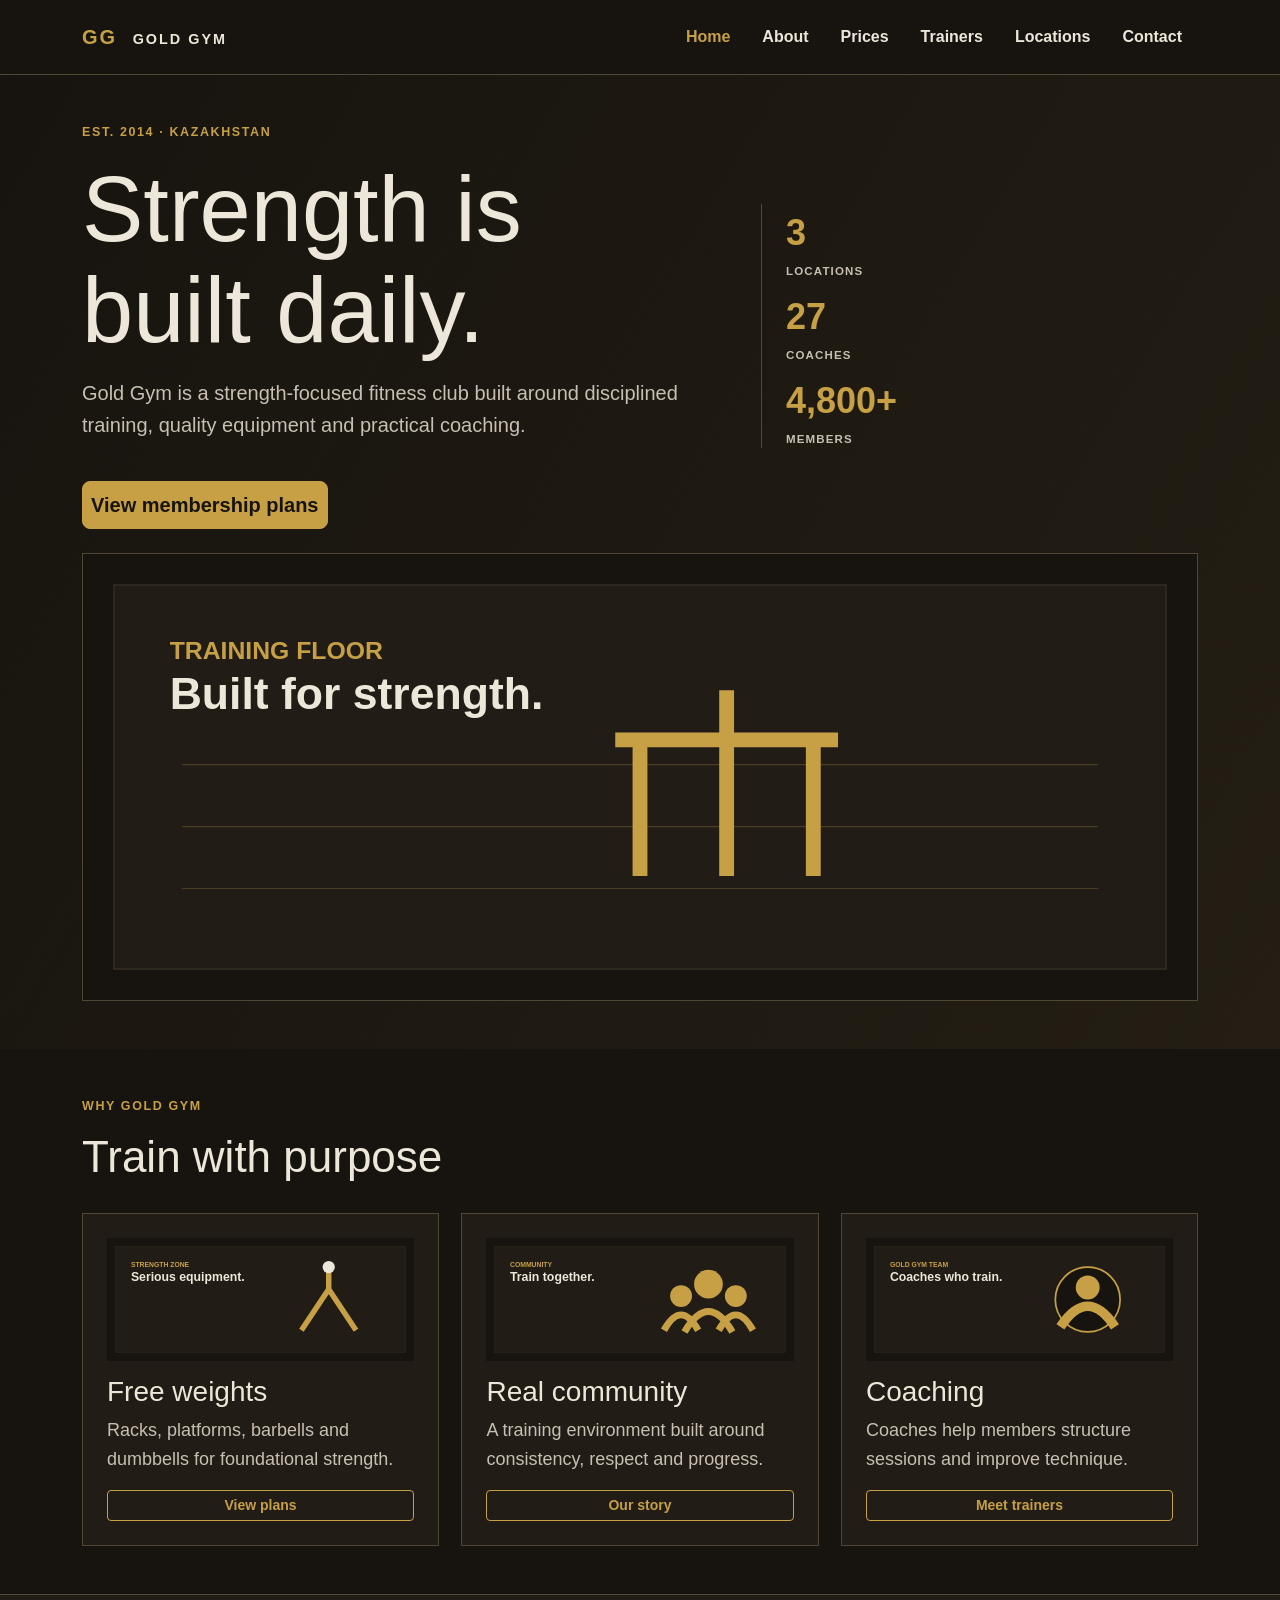
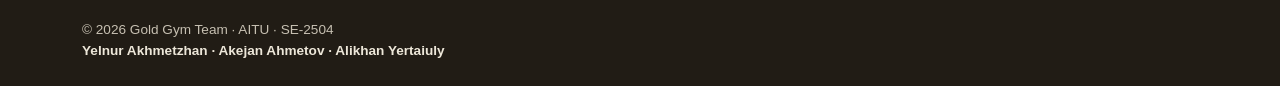
<file: index.html>
<!doctype html>
<html lang="en">
  <head>
    <!-- Team: Yelnur Akhmetzhan, Akejan Ahmetov, Alikhan Yertaiuly | SE-2504 -->
    <meta charset="UTF-8" />
    <meta name="viewport" content="width=device-width, initial-scale=1" />
    <meta name="description" content="Gold Gym student project" />
    <title>Home | Gold Gym</title>
    <link
      href="https://cdn.jsdelivr.net/npm/bootstrap@5.3.3/dist/css/bootstrap.min.css"
      rel="stylesheet"
      integrity="sha384-QWTKZyjpPEjISv5WaRU9OFeRpok6YctnYmDr5pNlyT2bRjXh0JMhjY6hW+ALEwIH"
      crossorigin="anonymous"
    />
    <link rel="stylesheet" href="css/styles.css" />
  </head>
  <body>
    <header class="site-header sticky-top">
      <nav class="navbar navbar-expand-lg navbar-dark bg-dark py-3" aria-label="Primary navigation">
        <div class="container">
          <a class="navbar-brand logo" href="index.html">GG <span class="ms-2">GOLD GYM</span></a>
          <button
            class="navbar-toggler"
            type="button"
            data-bs-toggle="collapse"
            data-bs-target="#main-nav"
            aria-controls="main-nav"
            aria-expanded="false"
            aria-label="Toggle navigation"
          >
            <span class="navbar-toggler-icon"></span>
          </button>
          <div class="collapse navbar-collapse" id="main-nav">
            <ul class="navbar-nav ms-auto">
              <li class="nav-item">
                <a class="nav-link fw-bold px-lg-3 active" aria-current="page" href="index.html">Home</a>
              </li>
              <li class="nav-item"><a class="nav-link fw-bold px-lg-3" href="about.html">About</a></li>
              <li class="nav-item"><a class="nav-link fw-bold px-lg-3" href="prices.html">Prices</a></li>
              <li class="nav-item"><a class="nav-link fw-bold px-lg-3" href="trainers.html">Trainers</a></li>
              <li class="nav-item">
                <a class="nav-link fw-bold px-lg-3" href="locations.html">Locations</a>
              </li>
              <li class="nav-item"><a class="nav-link fw-bold px-lg-3" href="contact.html">Contact</a></li>
            </ul>
          </div>
        </div>
      </nav>
    </header>
    <main>
      <section class="hero pt-5 pb-4 pb-lg-5">
        <div class="container">
          <div class="row align-items-center g-4 g-sm-5">
            <div class="col-md-8 col-lg-7">
              <p class="eyebrow">EST. 2014 · KAZAKHSTAN</p>
              <h1 class="mt-2 mb-3">Strength is<br />built daily.</h1>
              <p class="lead">
                Gold Gym is a strength-focused fitness club built around disciplined training, quality
                equipment and practical coaching.
              </p>
              <a class="btn btn-warning btn-lg mt-lg-4 px-sm-2" href="prices.html">View membership plans</a>
            </div>
            <div class="col-md-4 col-lg-5">
              <div class="stats ps-lg-4 pt-3 pt-lg-0">
                <b class="my-2">3<em>locations</em></b
                ><b class="my-2">27<em>coaches</em></b
                ><b class="my-2">4,800+<em>members</em></b>
              </div>
            </div>
          </div>
          <img class="wide mt-4" src="images/gym-floor.svg" alt="Gold Gym training floor illustration" />
        </div>
      </section>
      <section class="container py-5">
        <p class="eyebrow">WHY GOLD GYM</p>
        <h2>Train with purpose</h2>
        <div class="responsive-card-group">
          <article>
            <img src="images/strength.svg" alt="Strength equipment illustration" />
            <h3>Free weights</h3>
            <p>Racks, platforms, barbells and dumbbells for foundational strength.</p>
            <a class="btn btn-outline-warning btn-sm mt-auto" href="prices.html">View plans</a>
          </article>
          <article>
            <img src="images/community.svg" alt="Gym community illustration" />
            <h3>Real community</h3>
            <p>A training environment built around consistency, respect and progress.</p>
            <a class="btn btn-outline-warning btn-sm mt-auto" href="about.html">Our story</a>
          </article>
          <article>
            <img src="images/team.svg" alt="Gold Gym team illustration" />
            <h3>Coaching</h3>
            <p>Coaches help members structure sessions and improve technique.</p>
            <a class="btn btn-outline-warning btn-sm mt-auto" href="trainers.html">Meet trainers</a>
          </article>
        </div>
      </section>
    </main>
    <footer class="py-4">
      <div class="container">
        © 2026 Gold Gym Team · AITU · SE-2504<br /><strong
          >Yelnur Akhmetzhan · Akejan Ahmetov · Alikhan Yertaiuly</strong
        >
      </div>
    </footer>
    <script
      src="https://cdn.jsdelivr.net/npm/bootstrap@5.3.3/dist/js/bootstrap.bundle.min.js"
      integrity="sha384-YvpcrYf0tY3lHB60NNkmXc5s9fDVZLESaAA55NDzOxhy9GkcIdslK1eN7N6jIeHz"
      crossorigin="anonymous"
    ></script>
  </body>
</html>
</file>
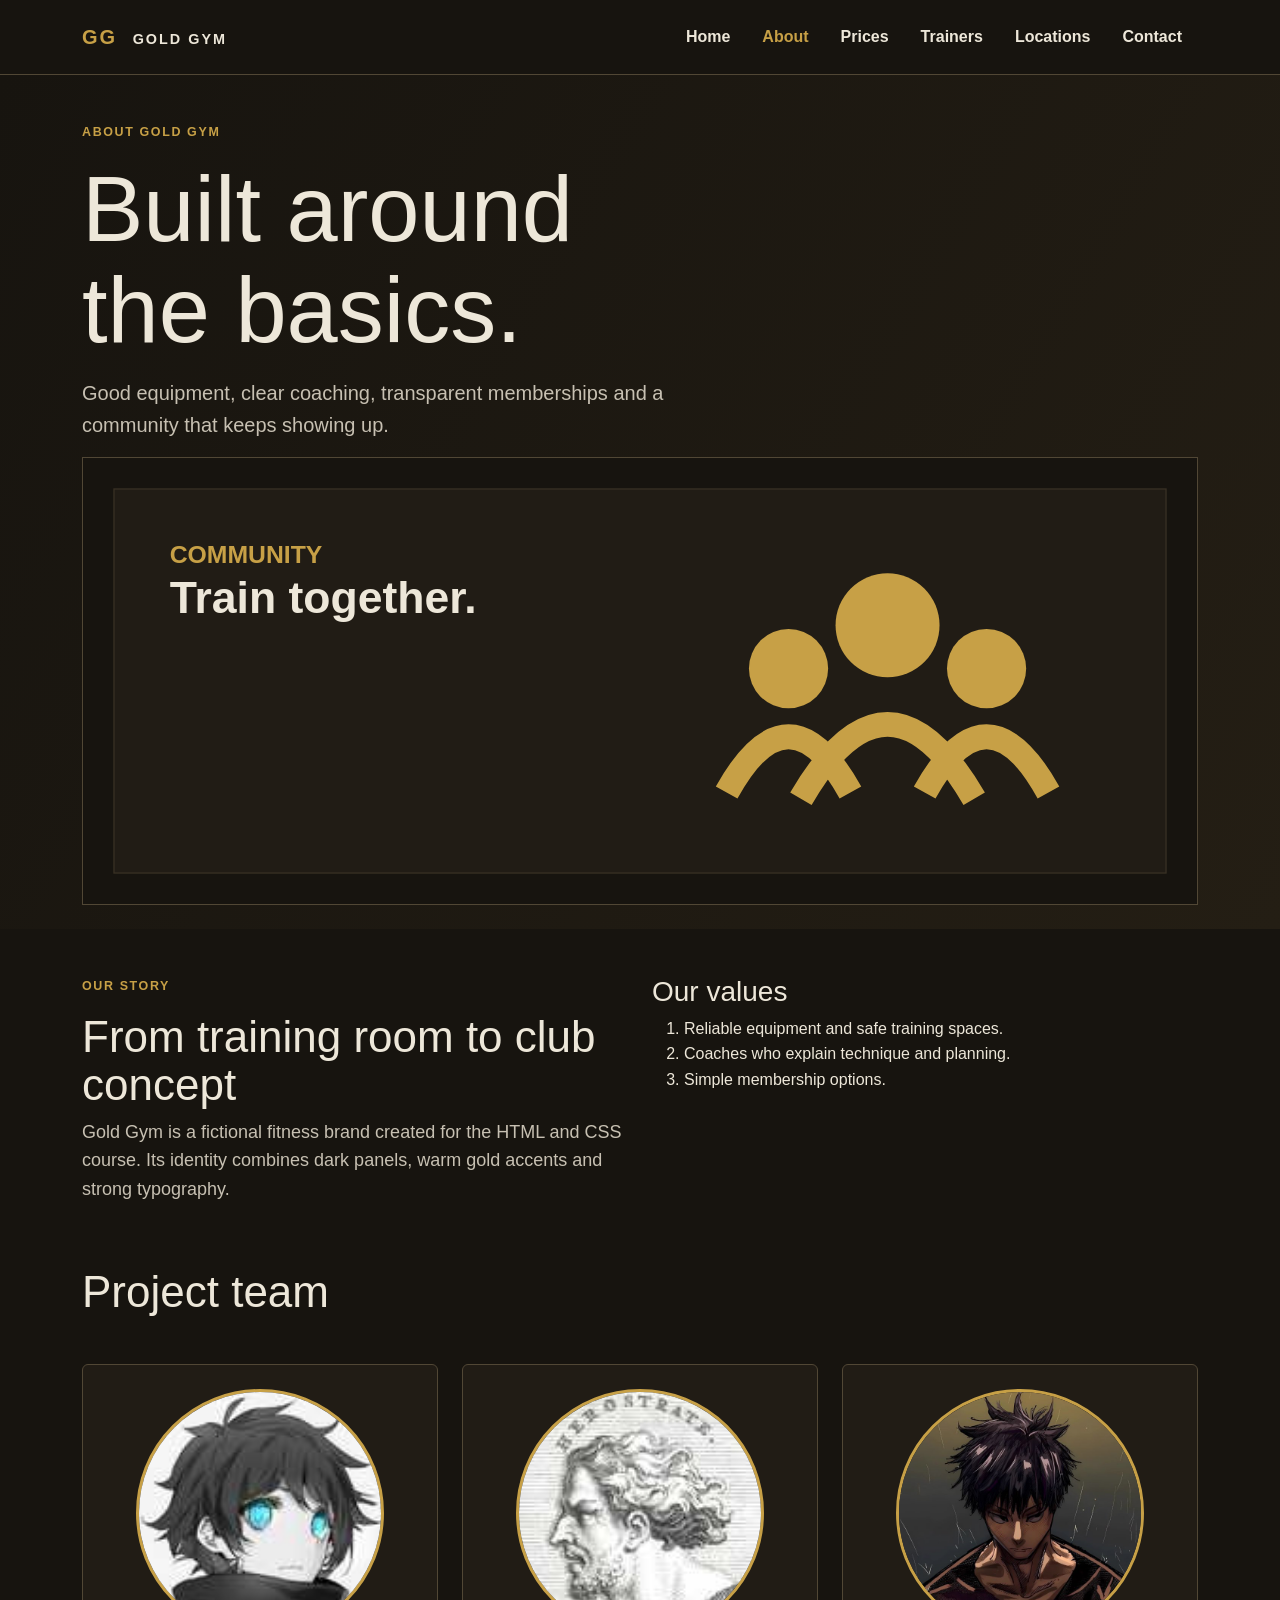
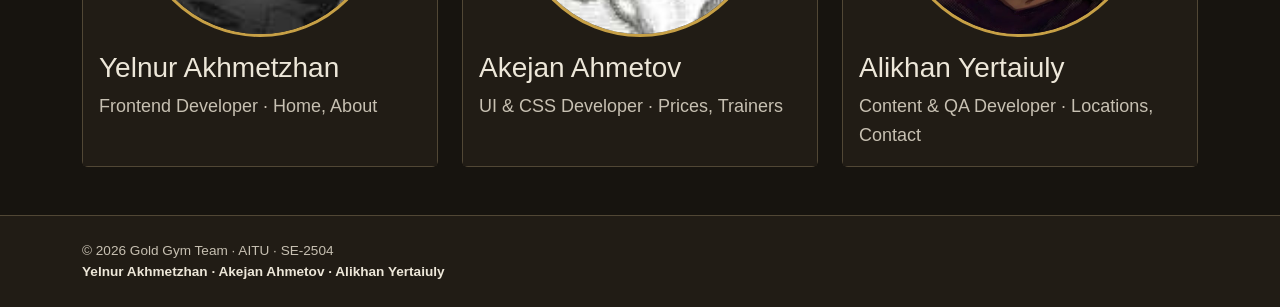
<file: about.html>
<!doctype html>
<html lang="en">
  <head>
    <!-- Team: Yelnur Akhmetzhan, Akejan Ahmetov, Alikhan Yertaiuly | SE-2504 -->
    <meta charset="UTF-8" />
    <meta name="viewport" content="width=device-width, initial-scale=1" />
    <meta name="description" content="Gold Gym student project" />
    <title>About | Gold Gym</title>
    <link
      href="https://cdn.jsdelivr.net/npm/bootstrap@5.3.3/dist/css/bootstrap.min.css"
      rel="stylesheet"
      integrity="sha384-QWTKZyjpPEjISv5WaRU9OFeRpok6YctnYmDr5pNlyT2bRjXh0JMhjY6hW+ALEwIH"
      crossorigin="anonymous"
    />
    <link rel="stylesheet" href="css/styles.css" />
  </head>
  <body>
    <header class="site-header sticky-top">
      <nav class="navbar navbar-expand-lg navbar-dark bg-dark py-3" aria-label="Primary navigation">
        <div class="container">
          <a class="navbar-brand logo" href="index.html">GG <span class="ms-2">GOLD GYM</span></a>
          <button
            class="navbar-toggler"
            type="button"
            data-bs-toggle="collapse"
            data-bs-target="#main-nav"
            aria-controls="main-nav"
            aria-expanded="false"
            aria-label="Toggle navigation"
          >
            <span class="navbar-toggler-icon"></span>
          </button>
          <div class="collapse navbar-collapse" id="main-nav">
            <ul class="navbar-nav ms-auto">
              <li class="nav-item"><a class="nav-link fw-bold px-lg-3" href="index.html">Home</a></li>
              <li class="nav-item">
                <a class="nav-link fw-bold px-lg-3 active" aria-current="page" href="about.html">About</a>
              </li>
              <li class="nav-item"><a class="nav-link fw-bold px-lg-3" href="prices.html">Prices</a></li>
              <li class="nav-item"><a class="nav-link fw-bold px-lg-3" href="trainers.html">Trainers</a></li>
              <li class="nav-item">
                <a class="nav-link fw-bold px-lg-3" href="locations.html">Locations</a>
              </li>
              <li class="nav-item"><a class="nav-link fw-bold px-lg-3" href="contact.html">Contact</a></li>
            </ul>
          </div>
        </div>
      </nav>
    </header>
    <main>
      <section class="hero pt-5 pb-4">
        <div class="container">
          <p class="eyebrow">ABOUT GOLD GYM</p>
          <h1 class="mt-2 mb-3">Built around<br />the basics.</h1>
          <p class="lead">
            Good equipment, clear coaching, transparent memberships and a community that keeps showing up.
          </p>
          <img class="wide" src="images/community.svg" alt="Gold Gym community illustration" />
        </div>
      </section>
      <section class="container py-5">
        <div class="row g-4 align-items-start">
          <div class="col-md-6 col-lg-6">
            <p class="eyebrow">OUR STORY</p>
            <h2>From training room to club concept</h2>
            <p>
              Gold Gym is a fictional fitness brand created for the HTML and CSS course. Its identity combines
              dark panels, warm gold accents and strong typography.
            </p>
          </div>
          <div class="col-md-6 col-lg-6">
            <h3>Our values</h3>
            <ol>
              <li>Reliable equipment and safe training spaces.</li>
              <li>Coaches who explain technique and planning.</li>
              <li>Simple membership options.</li>
            </ol>
          </div>
        </div>
        <h2 class="mt-5">Project team</h2>
        <div class="row row-cols-1 row-cols-md-3 g-4 mt-lg-4">
          <div class="col">
            <article class="card gym-card h-100">
              <img src="images/yelnur.jpg" class="card-img-top round mt-4 mx-auto" alt="Yelnur Akhmetzhan" />
              <div class="card-body">
                <h3 class="card-title">Yelnur Akhmetzhan</h3>
                <p class="card-text">Frontend Developer · Home, About</p>
              </div>
            </article>
          </div>
          <div class="col">
            <article class="card gym-card h-100">
              <img src="images/akejan.jpg" class="card-img-top round mt-4 mx-auto" alt="Akejan Ahmetov" />
              <div class="card-body">
                <h3 class="card-title">Akejan Ahmetov</h3>
                <p class="card-text">UI & CSS Developer · Prices, Trainers</p>
              </div>
            </article>
          </div>
          <div class="col">
            <article class="card gym-card h-100">
              <img src="images/alikhan.jpg" class="card-img-top round mt-4 mx-auto" alt="Alikhan Yertaiuly" />
              <div class="card-body">
                <h3 class="card-title">Alikhan Yertaiuly</h3>
                <p class="card-text">Content & QA Developer · Locations, Contact</p>
              </div>
            </article>
          </div>
        </div>
      </section>
    </main>
    <footer class="py-4">
      <div class="container">
        © 2026 Gold Gym Team · AITU · SE-2504<br /><strong
          >Yelnur Akhmetzhan · Akejan Ahmetov · Alikhan Yertaiuly</strong
        >
      </div>
    </footer>
    <script
      src="https://cdn.jsdelivr.net/npm/bootstrap@5.3.3/dist/js/bootstrap.bundle.min.js"
      integrity="sha384-YvpcrYf0tY3lHB60NNkmXc5s9fDVZLESaAA55NDzOxhy9GkcIdslK1eN7N6jIeHz"
      crossorigin="anonymous"
    ></script>
  </body>
</html>
</file>
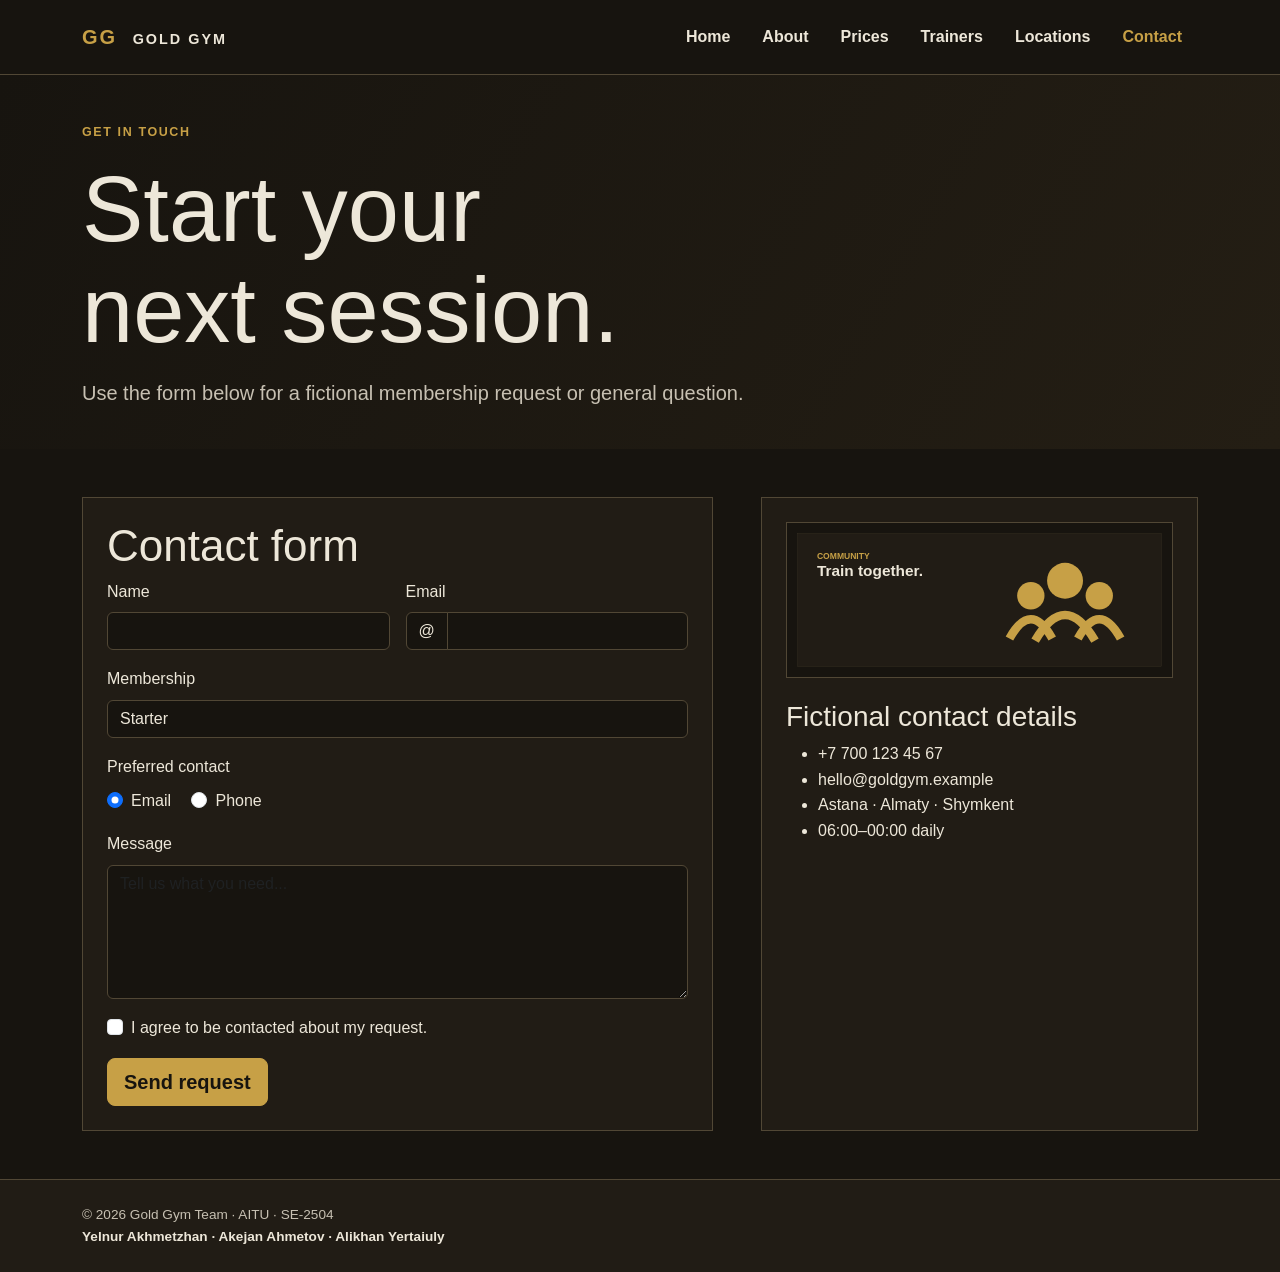
<file: contact.html>
<!doctype html>
<html lang="en">
  <head>
    <!-- Team: Yelnur Akhmetzhan, Akejan Ahmetov, Alikhan Yertaiuly | SE-2504 -->
    <meta charset="UTF-8" />
    <meta name="viewport" content="width=device-width, initial-scale=1" />
    <meta name="description" content="Gold Gym student project" />
    <title>Contact | Gold Gym</title>
    <link
      href="https://cdn.jsdelivr.net/npm/bootstrap@5.3.3/dist/css/bootstrap.min.css"
      rel="stylesheet"
      integrity="sha384-QWTKZyjpPEjISv5WaRU9OFeRpok6YctnYmDr5pNlyT2bRjXh0JMhjY6hW+ALEwIH"
      crossorigin="anonymous"
    />
    <link rel="stylesheet" href="css/styles.css" />
  </head>
  <body>
    <header class="site-header sticky-top">
      <nav class="navbar navbar-expand-lg navbar-dark bg-dark py-3" aria-label="Primary navigation">
        <div class="container">
          <a class="navbar-brand logo" href="index.html">GG <span class="ms-2">GOLD GYM</span></a>
          <button
            class="navbar-toggler"
            type="button"
            data-bs-toggle="collapse"
            data-bs-target="#main-nav"
            aria-controls="main-nav"
            aria-expanded="false"
            aria-label="Toggle navigation"
          >
            <span class="navbar-toggler-icon"></span>
          </button>
          <div class="collapse navbar-collapse" id="main-nav">
            <ul class="navbar-nav ms-auto">
              <li class="nav-item"><a class="nav-link fw-bold px-lg-3" href="index.html">Home</a></li>
              <li class="nav-item"><a class="nav-link fw-bold px-lg-3" href="about.html">About</a></li>
              <li class="nav-item"><a class="nav-link fw-bold px-lg-3" href="prices.html">Prices</a></li>
              <li class="nav-item"><a class="nav-link fw-bold px-lg-3" href="trainers.html">Trainers</a></li>
              <li class="nav-item">
                <a class="nav-link fw-bold px-lg-3" href="locations.html">Locations</a>
              </li>
              <li class="nav-item">
                <a class="nav-link fw-bold px-lg-3 active" aria-current="page" href="contact.html">Contact</a>
              </li>
            </ul>
          </div>
        </div>
      </nav>
    </header>
    <main>
      <section class="hero pt-5 pb-4">
        <div class="container">
          <p class="eyebrow">GET IN TOUCH</p>
          <h1 class="mt-2 mb-3">Start your<br />next session.</h1>
          <p class="lead">Use the form below for a fictional membership request or general question.</p>
        </div>
      </section>
      <section class="container py-5">
        <div class="row g-4 g-sm-5">
          <div class="col-md-7 col-lg-7">
            <form class="contact-form p-4" action="#" method="post">
              <h2>Contact form</h2>
              <div class="row g-3">
                <div class="col-md-6">
                  <label class="form-label" for="name">Name</label
                  ><input class="form-control" id="name" name="name" type="text" required />
                </div>
                <div class="col-md-6">
                  <label class="form-label" for="email">Email</label>
                  <div class="input-group">
                    <span class="input-group-text">@</span
                    ><input class="form-control" id="email" name="email" type="email" required />
                  </div>
                </div>
                <div class="col-12">
                  <label class="form-label" for="plan">Membership</label
                  ><select class="form-select" id="plan" name="plan">
                    <option>Starter</option>
                    <option>Standard</option>
                    <option>Performance</option>
                  </select>
                </div>
                <fieldset class="col-12">
                  <legend class="fs-6">Preferred contact</legend>
                  <div class="form-check form-check-inline">
                    <input
                      class="form-check-input"
                      type="radio"
                      name="contact"
                      id="email-contact"
                      value="email"
                      checked
                    /><label class="form-check-label" for="email-contact">Email</label>
                  </div>
                  <div class="form-check form-check-inline">
                    <input
                      class="form-check-input"
                      type="radio"
                      name="contact"
                      id="phone-contact"
                      value="phone"
                    /><label class="form-check-label" for="phone-contact">Phone</label>
                  </div>
                </fieldset>
                <div class="col-12">
                  <label class="form-label" for="message">Message</label
                  ><textarea
                    class="form-control"
                    id="message"
                    name="message"
                    rows="5"
                    placeholder="Tell us what you need..."
                  ></textarea>
                </div>
                <div class="col-12">
                  <div class="form-check">
                    <input
                      class="form-check-input"
                      type="checkbox"
                      id="consent"
                      name="consent"
                      required
                    /><label class="form-check-label" for="consent"
                      >I agree to be contacted about my request.</label
                    >
                  </div>
                </div>
                <div class="col-12">
                  <button class="btn btn-warning btn-lg" type="submit">Send request</button>
                </div>
              </div>
            </form>
          </div>
          <aside class="col-md-5 col-lg-5">
            <div class="location-panel p-4 h-100">
              <img class="wide mt-0" src="images/community.svg" alt="Gold Gym contact illustration" />
              <h2 class="h3 mt-4">Fictional contact details</h2>
              <ul>
                <li>+7 700 123 45 67</li>
                <li>hello@goldgym.example</li>
                <li>Astana · Almaty · Shymkent</li>
                <li>06:00–00:00 daily</li>
              </ul>
            </div>
          </aside>
        </div>
      </section>
    </main>
    <footer class="py-4">
      <div class="container">
        © 2026 Gold Gym Team · AITU · SE-2504<br /><strong
          >Yelnur Akhmetzhan · Akejan Ahmetov · Alikhan Yertaiuly</strong
        >
      </div>
    </footer>
    <script
      src="https://cdn.jsdelivr.net/npm/bootstrap@5.3.3/dist/js/bootstrap.bundle.min.js"
      integrity="sha384-YvpcrYf0tY3lHB60NNkmXc5s9fDVZLESaAA55NDzOxhy9GkcIdslK1eN7N6jIeHz"
      crossorigin="anonymous"
    ></script>
  </body>
</html>
</file>
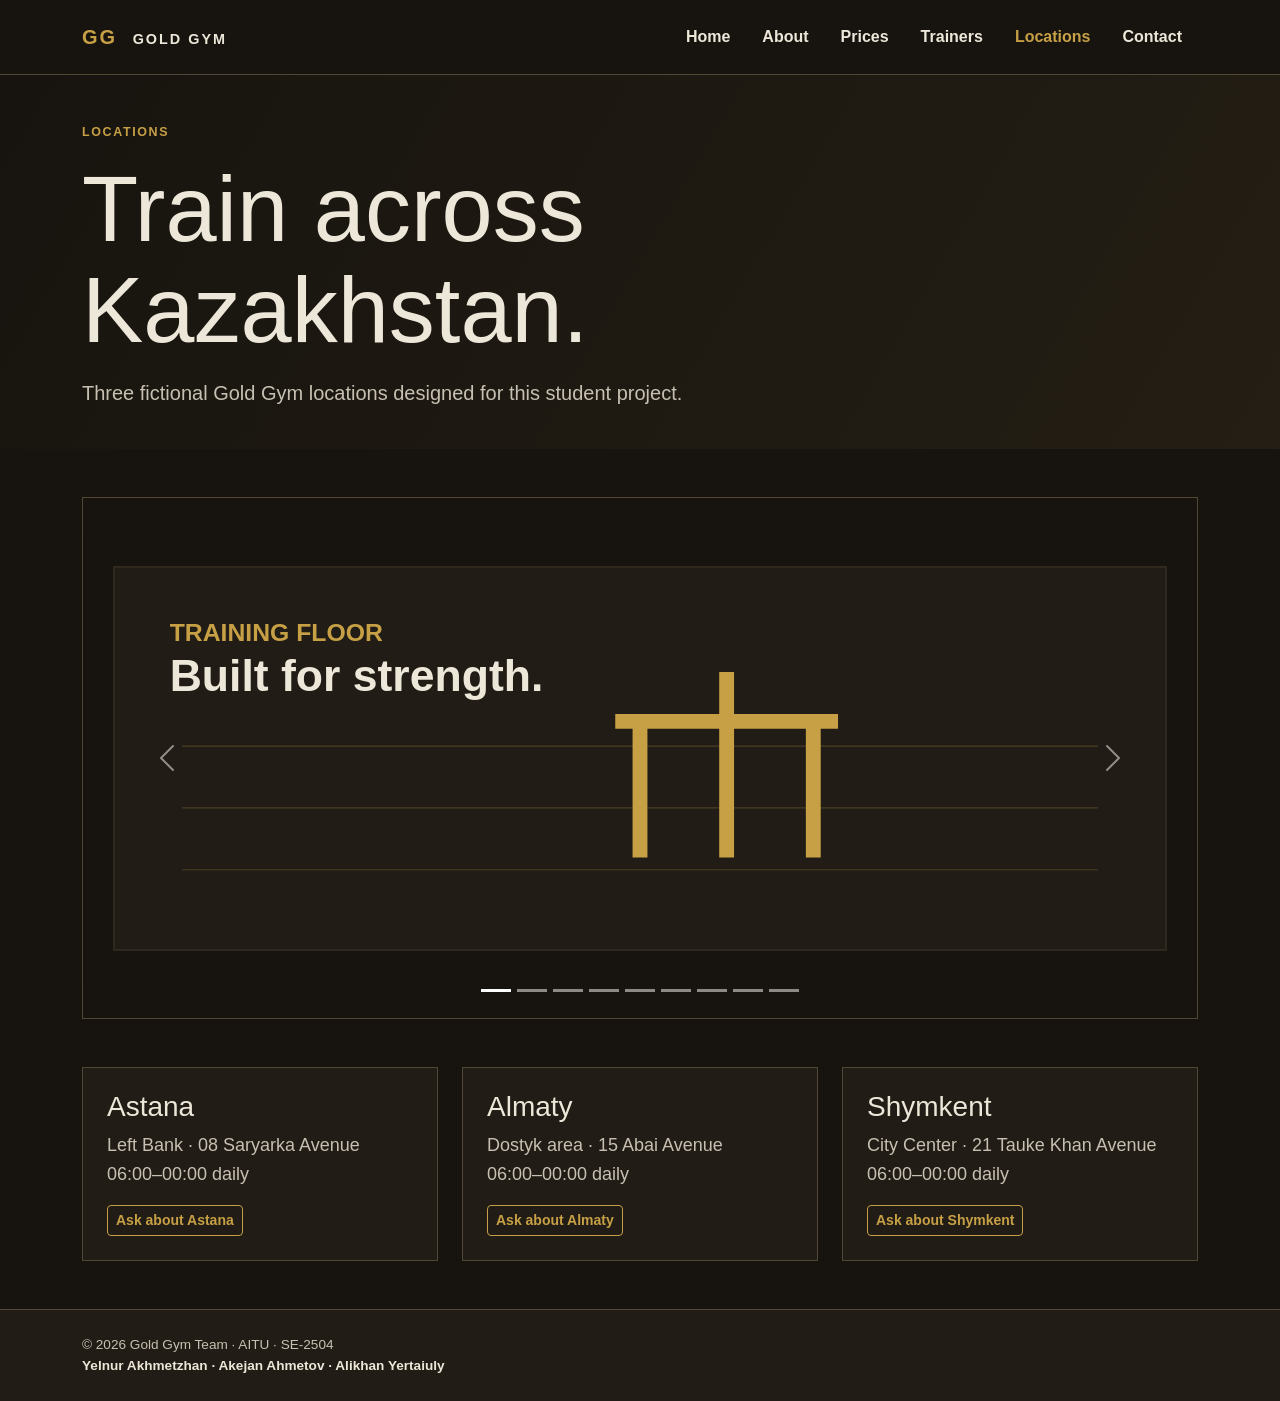
<file: locations.html>
<!doctype html>
<html lang="en">
  <head>
    <!-- Team: Yelnur Akhmetzhan, Akejan Ahmetov, Alikhan Yertaiuly | SE-2504 -->
    <meta charset="UTF-8" />
    <meta name="viewport" content="width=device-width, initial-scale=1" />
    <meta name="description" content="Gold Gym student project" />
    <title>Locations | Gold Gym</title>
    <link
      href="https://cdn.jsdelivr.net/npm/bootstrap@5.3.3/dist/css/bootstrap.min.css"
      rel="stylesheet"
      integrity="sha384-QWTKZyjpPEjISv5WaRU9OFeRpok6YctnYmDr5pNlyT2bRjXh0JMhjY6hW+ALEwIH"
      crossorigin="anonymous"
    />
    <link rel="stylesheet" href="css/styles.css" />
  </head>
  <body>
    <header class="site-header sticky-top">
      <nav class="navbar navbar-expand-lg navbar-dark bg-dark py-3" aria-label="Primary navigation">
        <div class="container">
          <a class="navbar-brand logo" href="index.html">GG <span class="ms-2">GOLD GYM</span></a>
          <button
            class="navbar-toggler"
            type="button"
            data-bs-toggle="collapse"
            data-bs-target="#main-nav"
            aria-controls="main-nav"
            aria-expanded="false"
            aria-label="Toggle navigation"
          >
            <span class="navbar-toggler-icon"></span>
          </button>
          <div class="collapse navbar-collapse" id="main-nav">
            <ul class="navbar-nav ms-auto">
              <li class="nav-item"><a class="nav-link fw-bold px-lg-3" href="index.html">Home</a></li>
              <li class="nav-item"><a class="nav-link fw-bold px-lg-3" href="about.html">About</a></li>
              <li class="nav-item"><a class="nav-link fw-bold px-lg-3" href="prices.html">Prices</a></li>
              <li class="nav-item"><a class="nav-link fw-bold px-lg-3" href="trainers.html">Trainers</a></li>
              <li class="nav-item">
                <a class="nav-link fw-bold px-lg-3 active" aria-current="page" href="locations.html"
                  >Locations</a
                >
              </li>
              <li class="nav-item"><a class="nav-link fw-bold px-lg-3" href="contact.html">Contact</a></li>
            </ul>
          </div>
        </div>
      </nav>
    </header>
    <main>
      <section class="hero pt-5 pb-4">
        <div class="container">
          <p class="eyebrow">LOCATIONS</p>
          <h1 class="mt-2 mb-3">Train across<br />Kazakhstan.</h1>
          <p class="lead">Three fictional Gold Gym locations designed for this student project.</p>
        </div>
      </section>
      <section class="container-fluid px-sm-2 py-5">
        <div class="container">
          <div
            id="gym-gallery"
            class="carousel slide"
            data-bs-ride="carousel"
            aria-roledescription="carousel"
            aria-label="Gold Gym image gallery"
          >
            <div class="carousel-indicators">
              <button
                type="button"
                data-bs-target="#gym-gallery"
                data-bs-slide-to="0"
                class="active"
                aria-current="true"
                aria-label="Slide 1"
              ></button
              ><button
                type="button"
                data-bs-target="#gym-gallery"
                data-bs-slide-to="1"
                aria-label="Slide 2"
              ></button
              ><button
                type="button"
                data-bs-target="#gym-gallery"
                data-bs-slide-to="2"
                aria-label="Slide 3"
              ></button
              ><button
                type="button"
                data-bs-target="#gym-gallery"
                data-bs-slide-to="3"
                aria-label="Slide 4"
              ></button
              ><button
                type="button"
                data-bs-target="#gym-gallery"
                data-bs-slide-to="4"
                aria-label="Slide 5"
              ></button
              ><button
                type="button"
                data-bs-target="#gym-gallery"
                data-bs-slide-to="5"
                aria-label="Slide 6"
              ></button
              ><button
                type="button"
                data-bs-target="#gym-gallery"
                data-bs-slide-to="6"
                aria-label="Slide 7"
              ></button
              ><button
                type="button"
                data-bs-target="#gym-gallery"
                data-bs-slide-to="7"
                aria-label="Slide 8"
              ></button
              ><button
                type="button"
                data-bs-target="#gym-gallery"
                data-bs-slide-to="8"
                aria-label="Slide 9"
              ></button>
            </div>
            <div class="carousel-inner">
              <div class="carousel-item active">
                <img
                  src="images/gym-floor.svg"
                  class="d-block w-100 carousel-image"
                  alt="Gold Gym training floor with racks and platforms"
                />
              </div>
              <div class="carousel-item">
                <img
                  src="images/strength.svg"
                  class="d-block w-100 carousel-image"
                  alt="Strength zone with barbells and dumbbells"
                />
              </div>
              <div class="carousel-item">
                <img
                  src="images/community.svg"
                  class="d-block w-100 carousel-image"
                  alt="Gold Gym members training together"
                />
              </div>
              <div class="carousel-item">
                <img
                  src="images/team.svg"
                  class="d-block w-100 carousel-image"
                  alt="Gold Gym coaching team"
                />
              </div>
              <div class="carousel-item">
                <img
                  src="images/astana.svg"
                  class="d-block w-100 carousel-image"
                  alt="Illustration of the Astana club on the Left Bank"
                />
              </div>
              <div class="carousel-item">
                <img
                  src="images/almaty.svg"
                  class="d-block w-100 carousel-image"
                  alt="Illustration of the Almaty club near Dostyk"
                />
              </div>
              <div class="carousel-item">
                <img
                  src="images/yelnur.jpg"
                  class="d-block w-100 carousel-image"
                  alt="Team member Yelnur Akhmetzhan"
                />
              </div>
              <div class="carousel-item">
                <img
                  src="images/akejan.jpg"
                  class="d-block w-100 carousel-image"
                  alt="Team member Akejan Ahmetov"
                />
              </div>
              <div class="carousel-item">
                <img
                  src="images/alikhan.jpg"
                  class="d-block w-100 carousel-image"
                  alt="Team member Alikhan Yertaiuly"
                />
              </div>
            </div>
            <button
              class="carousel-control-prev"
              type="button"
              data-bs-target="#gym-gallery"
              data-bs-slide="prev"
            >
              <span class="carousel-control-prev-icon" aria-hidden="true"></span
              ><span class="visually-hidden">Previous</span></button
            ><button
              class="carousel-control-next"
              type="button"
              data-bs-target="#gym-gallery"
              data-bs-slide="next"
            >
              <span class="carousel-control-next-icon" aria-hidden="true"></span
              ><span class="visually-hidden">Next</span>
            </button>
          </div>
          <div class="row g-4 mt-lg-4">
            <div class="col-md-4 col-lg-4">
              <article class="location-panel p-4">
                <h2 class="h3">Astana</h2>
                <p>Left Bank · 08 Saryarka Avenue<br />06:00–00:00 daily</p>
                <a class="btn btn-outline-warning btn-sm" href="contact.html">Ask about Astana</a>
              </article>
            </div>
            <div class="col-md-4 col-lg-4">
              <article class="location-panel p-4">
                <h2 class="h3">Almaty</h2>
                <p>Dostyk area · 15 Abai Avenue<br />06:00–00:00 daily</p>
                <a class="btn btn-outline-warning btn-sm" href="contact.html">Ask about Almaty</a>
              </article>
            </div>
            <div class="col-md-4 col-lg-4">
              <article class="location-panel p-4">
                <h2 class="h3">Shymkent</h2>
                <p>City Center · 21 Tauke Khan Avenue<br />06:00–00:00 daily</p>
                <a class="btn btn-outline-warning btn-sm" href="contact.html">Ask about Shymkent</a>
              </article>
            </div>
          </div>
        </div>
      </section>
    </main>
    <footer class="py-4">
      <div class="container">
        © 2026 Gold Gym Team · AITU · SE-2504<br /><strong
          >Yelnur Akhmetzhan · Akejan Ahmetov · Alikhan Yertaiuly</strong
        >
      </div>
    </footer>
    <script
      src="https://cdn.jsdelivr.net/npm/bootstrap@5.3.3/dist/js/bootstrap.bundle.min.js"
      integrity="sha384-YvpcrYf0tY3lHB60NNkmXc5s9fDVZLESaAA55NDzOxhy9GkcIdslK1eN7N6jIeHz"
      crossorigin="anonymous"
    ></script>
  </body>
</html>
</file>
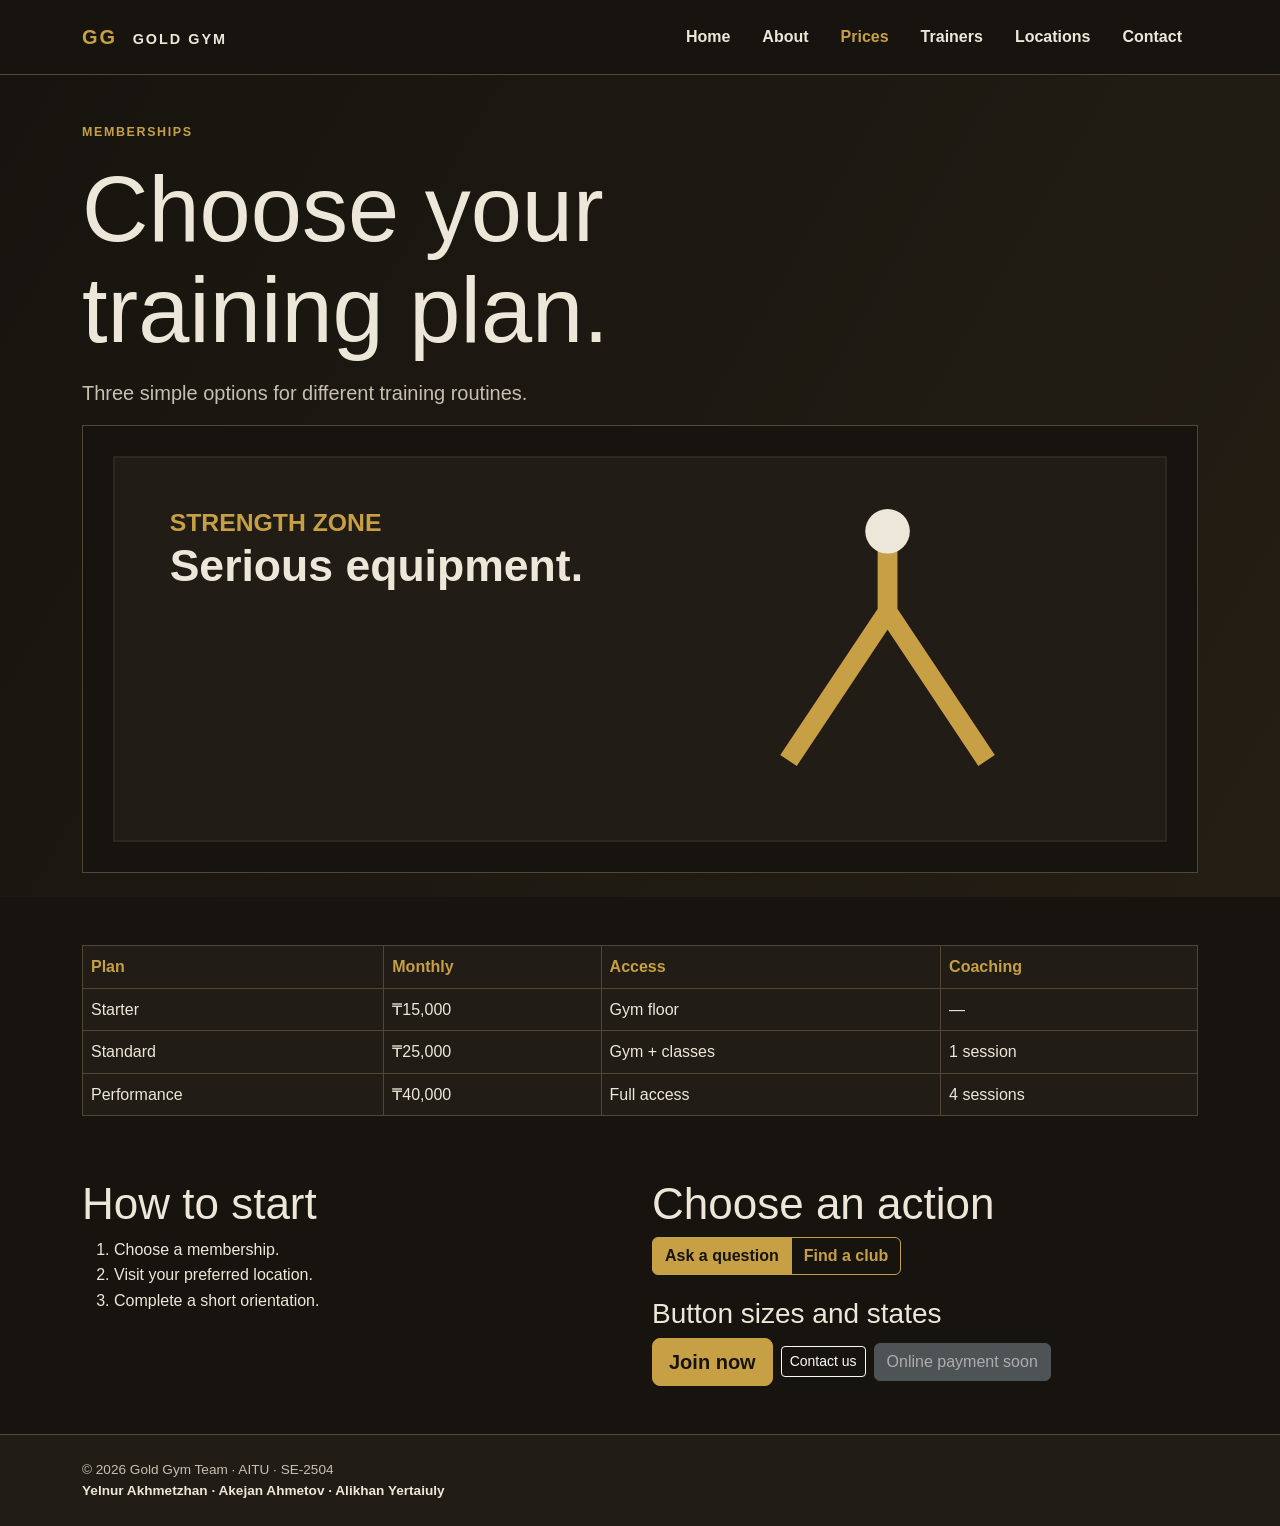
<file: prices.html>
<!doctype html>
<html lang="en">
  <head>
    <!-- Team: Yelnur Akhmetzhan, Akejan Ahmetov, Alikhan Yertaiuly | SE-2504 -->
    <meta charset="UTF-8" />
    <meta name="viewport" content="width=device-width, initial-scale=1" />
    <meta name="description" content="Gold Gym student project" />
    <title>Prices | Gold Gym</title>
    <link
      href="https://cdn.jsdelivr.net/npm/bootstrap@5.3.3/dist/css/bootstrap.min.css"
      rel="stylesheet"
      integrity="sha384-QWTKZyjpPEjISv5WaRU9OFeRpok6YctnYmDr5pNlyT2bRjXh0JMhjY6hW+ALEwIH"
      crossorigin="anonymous"
    />
    <link rel="stylesheet" href="css/styles.css" />
  </head>
  <body>
    <header class="site-header sticky-top">
      <nav class="navbar navbar-expand-lg navbar-dark bg-dark py-3" aria-label="Primary navigation">
        <div class="container">
          <a class="navbar-brand logo" href="index.html">GG <span class="ms-2">GOLD GYM</span></a>
          <button
            class="navbar-toggler"
            type="button"
            data-bs-toggle="collapse"
            data-bs-target="#main-nav"
            aria-controls="main-nav"
            aria-expanded="false"
            aria-label="Toggle navigation"
          >
            <span class="navbar-toggler-icon"></span>
          </button>
          <div class="collapse navbar-collapse" id="main-nav">
            <ul class="navbar-nav ms-auto">
              <li class="nav-item"><a class="nav-link fw-bold px-lg-3" href="index.html">Home</a></li>
              <li class="nav-item"><a class="nav-link fw-bold px-lg-3" href="about.html">About</a></li>
              <li class="nav-item">
                <a class="nav-link fw-bold px-lg-3 active" aria-current="page" href="prices.html">Prices</a>
              </li>
              <li class="nav-item"><a class="nav-link fw-bold px-lg-3" href="trainers.html">Trainers</a></li>
              <li class="nav-item">
                <a class="nav-link fw-bold px-lg-3" href="locations.html">Locations</a>
              </li>
              <li class="nav-item"><a class="nav-link fw-bold px-lg-3" href="contact.html">Contact</a></li>
            </ul>
          </div>
        </div>
      </nav>
    </header>
    <main>
      <section class="hero pt-5 pb-4">
        <div class="container">
          <p class="eyebrow">MEMBERSHIPS</p>
          <h1 class="mt-2 mb-3">Choose your<br />training plan.</h1>
          <p class="lead">Three simple options for different training routines.</p>
          <img class="wide" src="images/strength.svg" alt="Gold Gym strength zone illustration" />
        </div>
      </section>
      <section class="container py-5">
        <div class="table-responsive">
          <table class="table table-dark table-bordered align-middle">
            <thead>
              <tr>
                <th>Plan</th>
                <th>Monthly</th>
                <th>Access</th>
                <th>Coaching</th>
              </tr>
            </thead>
            <tbody>
              <tr>
                <td>Starter</td>
                <td>₸15,000</td>
                <td>Gym floor</td>
                <td>—</td>
              </tr>
              <tr>
                <td>Standard</td>
                <td>₸25,000</td>
                <td>Gym + classes</td>
                <td>1 session</td>
              </tr>
              <tr>
                <td>Performance</td>
                <td>₸40,000</td>
                <td>Full access</td>
                <td>4 sessions</td>
              </tr>
            </tbody>
          </table>
        </div>
        <div class="row g-4 mt-lg-4">
          <div class="col-md-6 col-lg-6">
            <h2>How to start</h2>
            <ol>
              <li>Choose a membership.</li>
              <li>Visit your preferred location.</li>
              <li>Complete a short orientation.</li>
            </ol>
          </div>
          <div class="col-md-6 col-lg-6">
            <h2>Choose an action</h2>
            <div class="btn-group" role="group" aria-label="Membership actions">
              <a class="btn btn-warning" href="contact.html">Ask a question</a
              ><a class="btn btn-outline-warning" href="locations.html">Find a club</a>
            </div>
            <h3 class="mt-4">Button sizes and states</h3>
            <div class="d-flex flex-wrap align-items-center gap-2">
              <a class="btn btn-warning btn-lg" href="contact.html">Join now</a
              ><a class="btn btn-outline-light btn-sm" href="contact.html">Contact us</a
              ><button class="btn btn-secondary" type="button" disabled>Online payment soon</button>
            </div>
          </div>
        </div>
      </section>
    </main>
    <footer class="py-4">
      <div class="container">
        © 2026 Gold Gym Team · AITU · SE-2504<br /><strong
          >Yelnur Akhmetzhan · Akejan Ahmetov · Alikhan Yertaiuly</strong
        >
      </div>
    </footer>
    <script
      src="https://cdn.jsdelivr.net/npm/bootstrap@5.3.3/dist/js/bootstrap.bundle.min.js"
      integrity="sha384-YvpcrYf0tY3lHB60NNkmXc5s9fDVZLESaAA55NDzOxhy9GkcIdslK1eN7N6jIeHz"
      crossorigin="anonymous"
    ></script>
  </body>
</html>
</file>
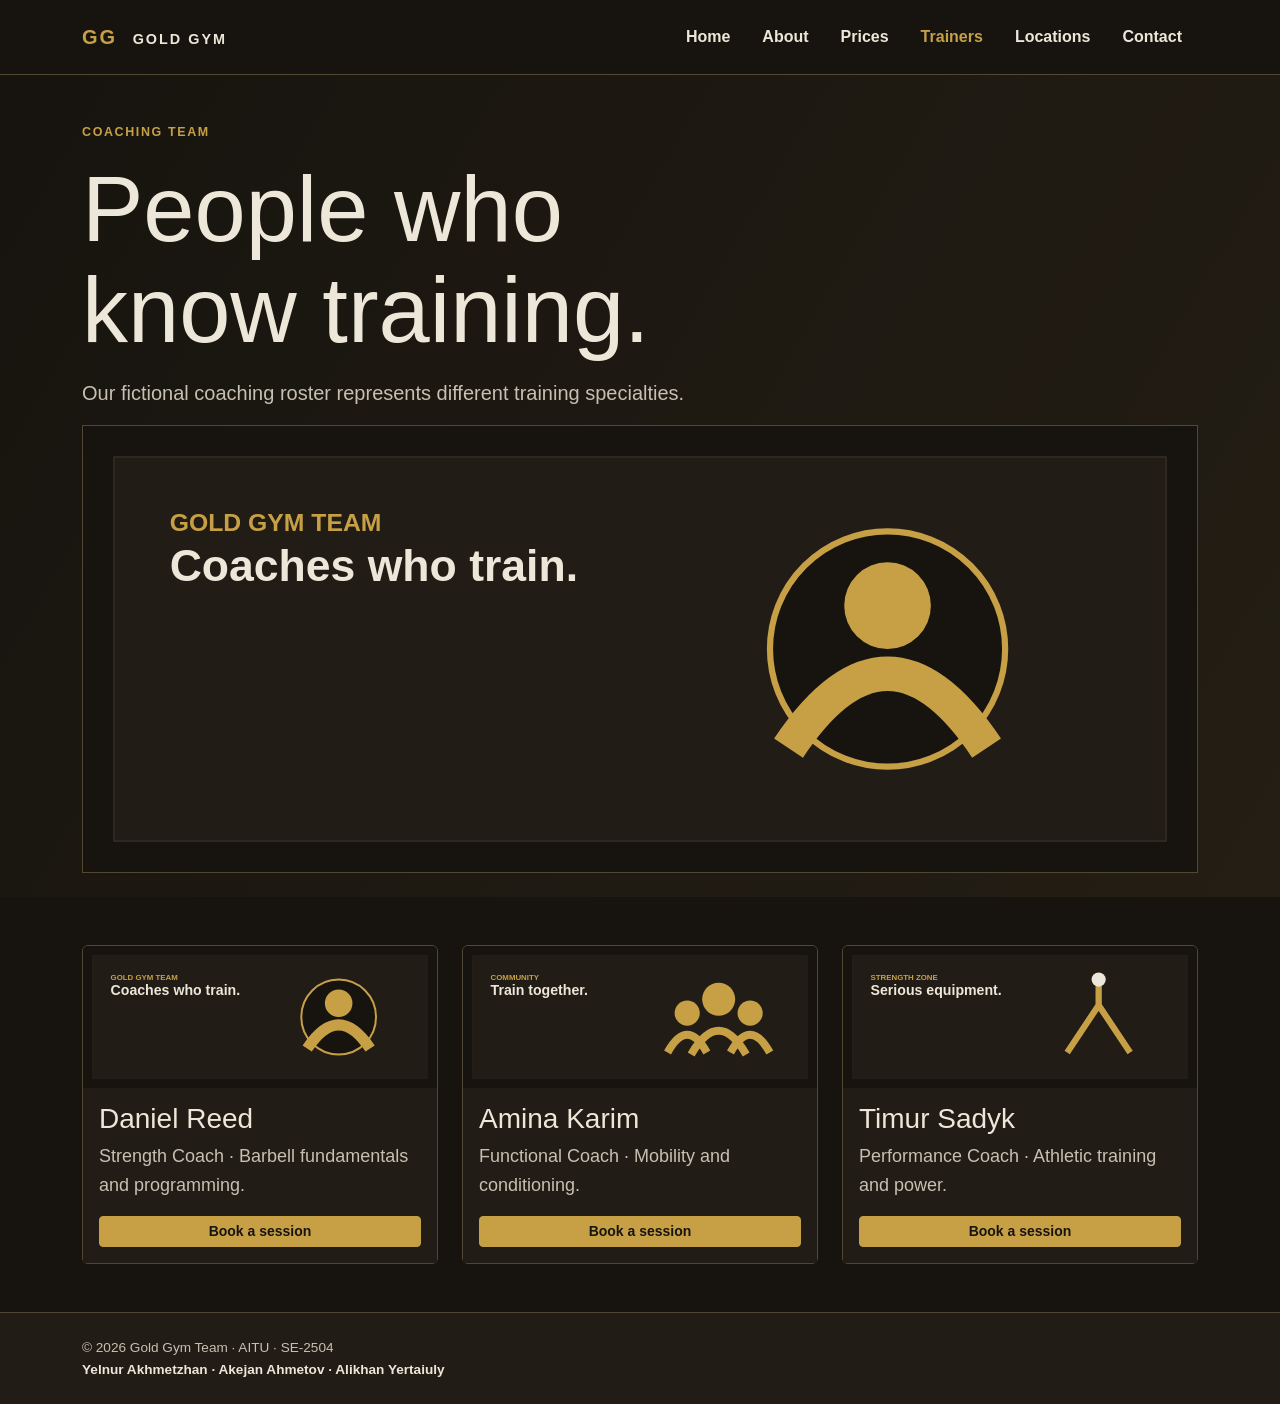
<file: trainers.html>
<!doctype html>
<html lang="en">
  <head>
    <!-- Team: Yelnur Akhmetzhan, Akejan Ahmetov, Alikhan Yertaiuly | SE-2504 -->
    <meta charset="UTF-8" />
    <meta name="viewport" content="width=device-width, initial-scale=1" />
    <meta name="description" content="Gold Gym student project" />
    <title>Trainers | Gold Gym</title>
    <link
      href="https://cdn.jsdelivr.net/npm/bootstrap@5.3.3/dist/css/bootstrap.min.css"
      rel="stylesheet"
      integrity="sha384-QWTKZyjpPEjISv5WaRU9OFeRpok6YctnYmDr5pNlyT2bRjXh0JMhjY6hW+ALEwIH"
      crossorigin="anonymous"
    />
    <link rel="stylesheet" href="css/styles.css" />
  </head>
  <body>
    <header class="site-header sticky-top">
      <nav class="navbar navbar-expand-lg navbar-dark bg-dark py-3" aria-label="Primary navigation">
        <div class="container">
          <a class="navbar-brand logo" href="index.html">GG <span class="ms-2">GOLD GYM</span></a>
          <button
            class="navbar-toggler"
            type="button"
            data-bs-toggle="collapse"
            data-bs-target="#main-nav"
            aria-controls="main-nav"
            aria-expanded="false"
            aria-label="Toggle navigation"
          >
            <span class="navbar-toggler-icon"></span>
          </button>
          <div class="collapse navbar-collapse" id="main-nav">
            <ul class="navbar-nav ms-auto">
              <li class="nav-item"><a class="nav-link fw-bold px-lg-3" href="index.html">Home</a></li>
              <li class="nav-item"><a class="nav-link fw-bold px-lg-3" href="about.html">About</a></li>
              <li class="nav-item"><a class="nav-link fw-bold px-lg-3" href="prices.html">Prices</a></li>
              <li class="nav-item">
                <a class="nav-link fw-bold px-lg-3 active" aria-current="page" href="trainers.html"
                  >Trainers</a
                >
              </li>
              <li class="nav-item">
                <a class="nav-link fw-bold px-lg-3" href="locations.html">Locations</a>
              </li>
              <li class="nav-item"><a class="nav-link fw-bold px-lg-3" href="contact.html">Contact</a></li>
            </ul>
          </div>
        </div>
      </nav>
    </header>
    <main>
      <section class="hero pt-5 pb-4">
        <div class="container">
          <p class="eyebrow">COACHING TEAM</p>
          <h1 class="mt-2 mb-3">People who<br />know training.</h1>
          <p class="lead">Our fictional coaching roster represents different training specialties.</p>
          <img class="wide" src="images/team.svg" alt="Gold Gym coaching team illustration" />
        </div>
      </section>
      <section class="container py-5">
        <div class="row row-cols-1 row-cols-md-2 row-cols-lg-3 g-4">
          <div class="col">
            <article class="card gym-card h-100">
              <img src="images/team.svg" class="card-img-top" alt="Coach Daniel Reed" />
              <div class="card-body d-flex flex-column">
                <h2 class="card-title h3">Daniel Reed</h2>
                <p class="card-text">Strength Coach · Barbell fundamentals and programming.</p>
                <a class="btn btn-warning btn-sm mt-auto" href="contact.html">Book a session</a>
              </div>
            </article>
          </div>
          <div class="col">
            <article class="card gym-card h-100">
              <img src="images/community.svg" class="card-img-top" alt="Coach Amina Karim" />
              <div class="card-body d-flex flex-column">
                <h2 class="card-title h3">Amina Karim</h2>
                <p class="card-text">Functional Coach · Mobility and conditioning.</p>
                <a class="btn btn-warning btn-sm mt-auto" href="contact.html">Book a session</a>
              </div>
            </article>
          </div>
          <div class="col">
            <article class="card gym-card h-100">
              <img src="images/strength.svg" class="card-img-top" alt="Coach Timur Sadyk" />
              <div class="card-body d-flex flex-column">
                <h2 class="card-title h3">Timur Sadyk</h2>
                <p class="card-text">Performance Coach · Athletic training and power.</p>
                <a class="btn btn-warning btn-sm mt-auto" href="contact.html">Book a session</a>
              </div>
            </article>
          </div>
        </div>
      </section>
    </main>
    <footer class="py-4">
      <div class="container">
        © 2026 Gold Gym Team · AITU · SE-2504<br /><strong
          >Yelnur Akhmetzhan · Akejan Ahmetov · Alikhan Yertaiuly</strong
        >
      </div>
    </footer>
    <script
      src="https://cdn.jsdelivr.net/npm/bootstrap@5.3.3/dist/js/bootstrap.bundle.min.js"
      integrity="sha384-YvpcrYf0tY3lHB60NNkmXc5s9fDVZLESaAA55NDzOxhy9GkcIdslK1eN7N6jIeHz"
      crossorigin="anonymous"
    ></script>
  </body>
</html>
</file>
<file: css/styles.css>
/* Gold Gym - Midterm. Bootstrap is themed through its own CSS variables; spacing uses Bootstrap utilities, only the pure-CSS card group (Task 2) keeps its own spacing. */
:root {
  --bs-dark-rgb: 23, 20, 15;
  --bs-link-color-rgb: 237, 231, 217;
  --bs-link-hover-color-rgb: 199, 160, 70;
  --bg: #17140f;
  --panel: #211c15;
  --gold: #c7a046;
  --cream: #ede7d9;
  --muted: #c7c0b2;
  --line: #514735;
}
body {
  background: var(--bg);
  color: var(--cream);
  font-family: Arial, Helvetica, sans-serif;
  line-height: 1.6;
}
h1,
h2,
h3,
.h3 {
  line-height: 1.1;
}
h1 {
  font-size: 3rem;
}
h2 {
  font-size: 1.75rem;
}
h3,
.h3 {
  font-size: 1.35rem;
}
p {
  color: var(--muted);
  font-size: 1rem;
}
.site-header {
  background: #17140ff2;
  border-bottom: 1px solid var(--line);
}
.logo {
  color: var(--gold);
  font-weight: 900;
  letter-spacing: 2px;
}
.logo span {
  color: var(--cream);
  font-size: 0.9rem;
}
.navbar .nav-link {
  color: var(--cream);
}
.navbar .nav-link.active,
.navbar .nav-link:hover {
  color: var(--gold);
}
.hero {
  background: linear-gradient(120deg, #17140f, #241e14);
}
.eyebrow {
  color: var(--gold);
  font-size: 0.78rem;
  font-weight: 800;
  letter-spacing: 0.13em;
}
.lead {
  max-width: 42rem;
}
.wide {
  width: 100%;
  border: 1px solid var(--line);
  display: block;
}
.stats {
  border-left: 1px solid var(--line);
}
.stats b {
  display: block;
  color: var(--gold);
  font-size: 2.25rem;
}
.stats em {
  display: block;
  color: var(--muted);
  font-size: 0.72rem;
  font-style: normal;
  letter-spacing: 0.1em;
  text-transform: uppercase;
}
.btn-warning {
  --bs-btn-bg: #c7a046;
  --bs-btn-border-color: #c7a046;
  --bs-btn-color: #17140f;
  --bs-btn-hover-bg: #dfbd6b;
  --bs-btn-hover-border-color: #dfbd6b;
  --bs-btn-hover-color: #17140f;
  --bs-btn-active-bg: #dfbd6b;
  --bs-btn-active-border-color: #dfbd6b;
  --bs-btn-active-color: #17140f;
  font-weight: 800;
}
.btn-outline-warning {
  --bs-btn-color: #c7a046;
  --bs-btn-border-color: #c7a046;
  --bs-btn-hover-bg: #c7a046;
  --bs-btn-hover-border-color: #c7a046;
  --bs-btn-hover-color: #17140f;
  --bs-btn-active-bg: #c7a046;
  --bs-btn-active-border-color: #c7a046;
  --bs-btn-active-color: #17140f;
  font-weight: 800;
}
.responsive-card-group {
  display: grid;
  grid-template-columns: 1fr;
  gap: 1.4rem;
  margin-top: 2rem;
}
.responsive-card-group article,
.gym-card,
.location-panel,
.contact-form {
  background: var(--panel);
  border: 1px solid var(--line);
}
.responsive-card-group article {
  padding: 1.5rem;
  display: flex;
  flex-direction: column;
}
.responsive-card-group img {
  width: 100%;
  margin-bottom: 1rem;
}
.gym-card {
  color: var(--cream);
}
.gym-card .card-body {
  background: var(--panel);
}
.gym-card .card-text {
  color: var(--muted);
}
.round {
  aspect-ratio: 1;
  object-fit: cover;
  border-radius: 50%;
  border: 3px solid var(--gold);
  width: 70%;
}
.table-dark {
  --bs-table-bg: var(--panel);
  --bs-table-border-color: var(--line);
  --bs-table-color: var(--cream);
}
.table th {
  color: var(--gold);
}
.carousel {
  border: 1px solid var(--line);
  background: var(--panel);
}
.carousel-image {
  height: min(60vw, 520px);
  object-fit: contain;
  background: var(--bg);
}
.contact-form .form-control,
.contact-form .form-select,
.contact-form .input-group-text {
  background: #17140f;
  border-color: var(--line);
  color: var(--cream);
}
.contact-form .form-control:focus,
.contact-form .form-select:focus {
  border-color: var(--gold);
  box-shadow: 0 0 0 0.2rem rgba(199, 160, 70, 0.25);
}
footer {
  background: var(--panel);
  border-top: 1px solid var(--line);
  color: var(--muted);
  font-size: 0.85rem;
}
footer strong {
  color: var(--cream);
}
@media (min-width: 576px) {
  h1 {
    font-size: 4rem;
  }
  h2 {
    font-size: 2.25rem;
  }
  h3,
  .h3 {
    font-size: 1.5rem;
  }
  p {
    font-size: 1.05rem;
  }
  .responsive-card-group {
    grid-template-columns: repeat(2, minmax(0, 1fr));
  }
}
@media (min-width: 992px) {
  h1 {
    font-size: 5.75rem;
  }
  h2 {
    font-size: 2.75rem;
  }
  h3,
  .h3 {
    font-size: 1.75rem;
  }
  p {
    font-size: 1.125rem;
  }
  .responsive-card-group {
    grid-template-columns: repeat(3, minmax(0, 1fr));
  }
}
@media (max-width: 991.98px) {
  .stats {
    border-left: 0;
    border-top: 1px solid var(--line);
  }
}
</file>
